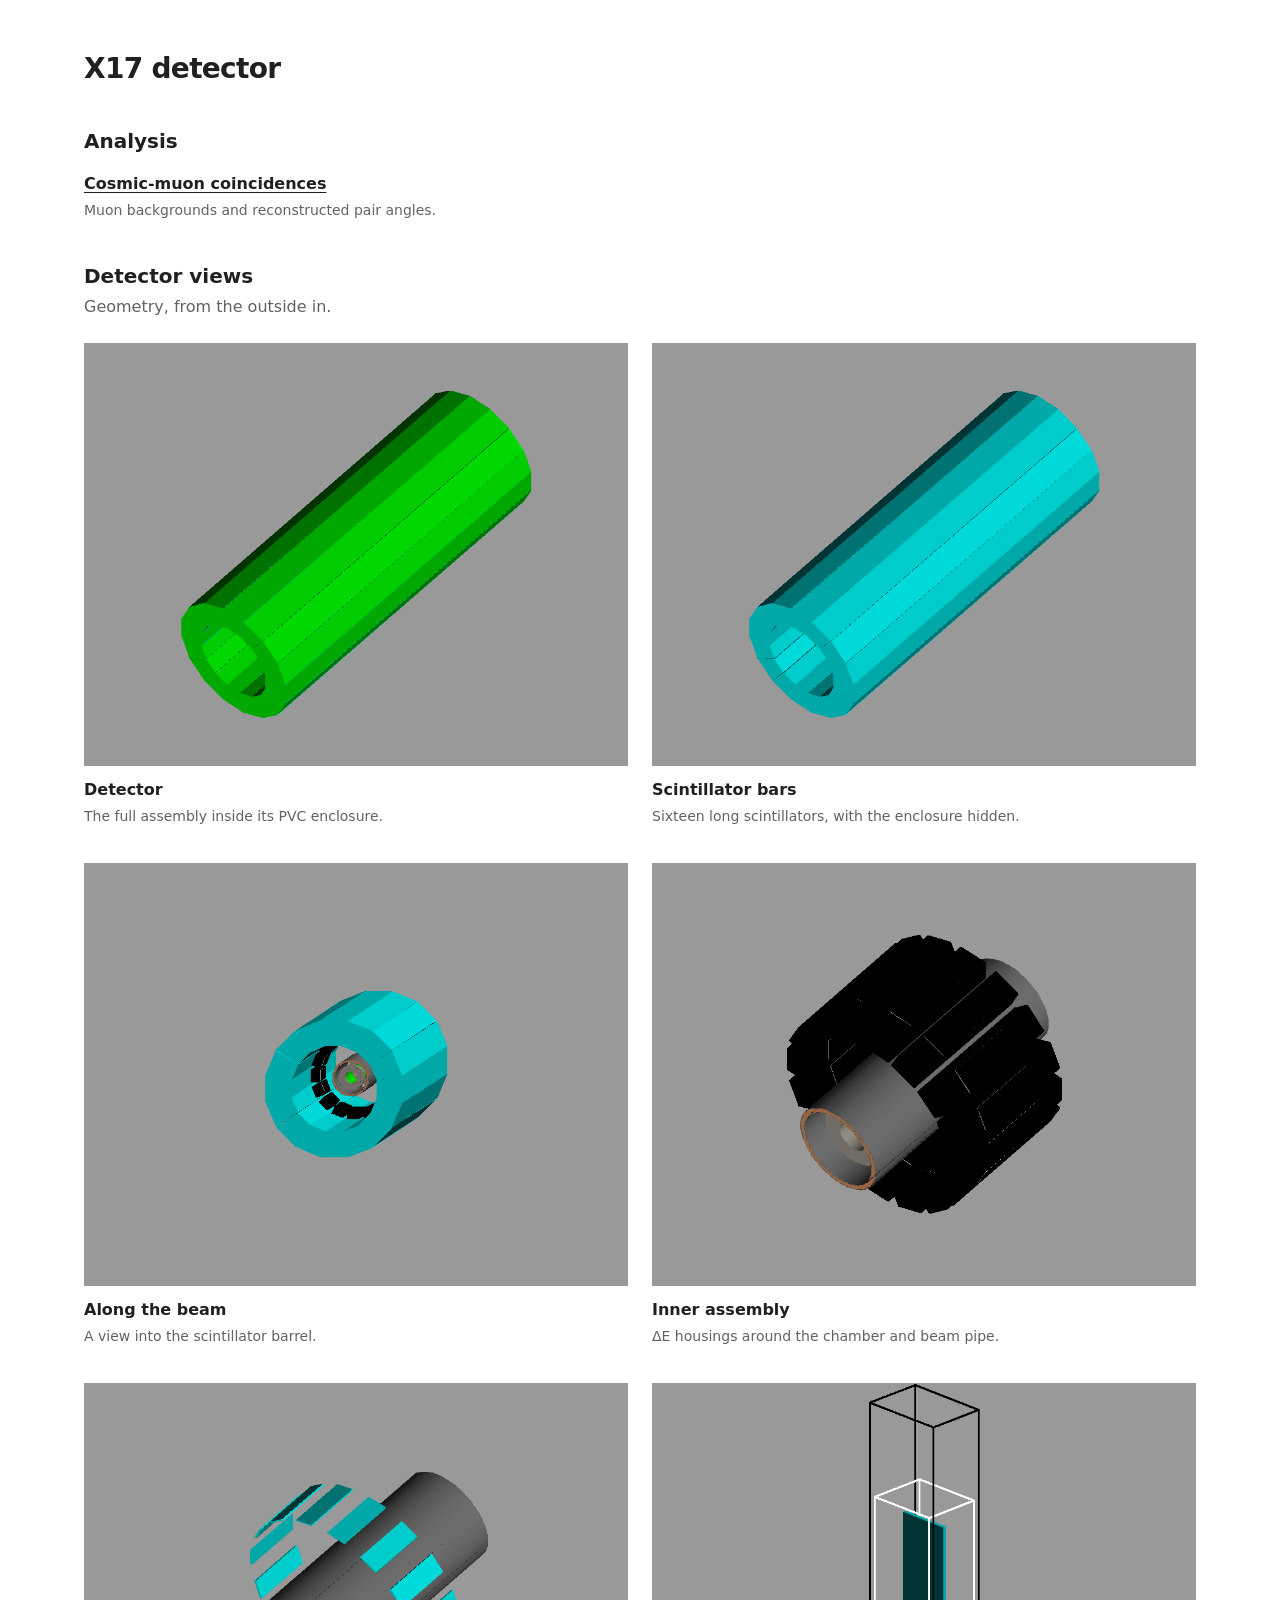
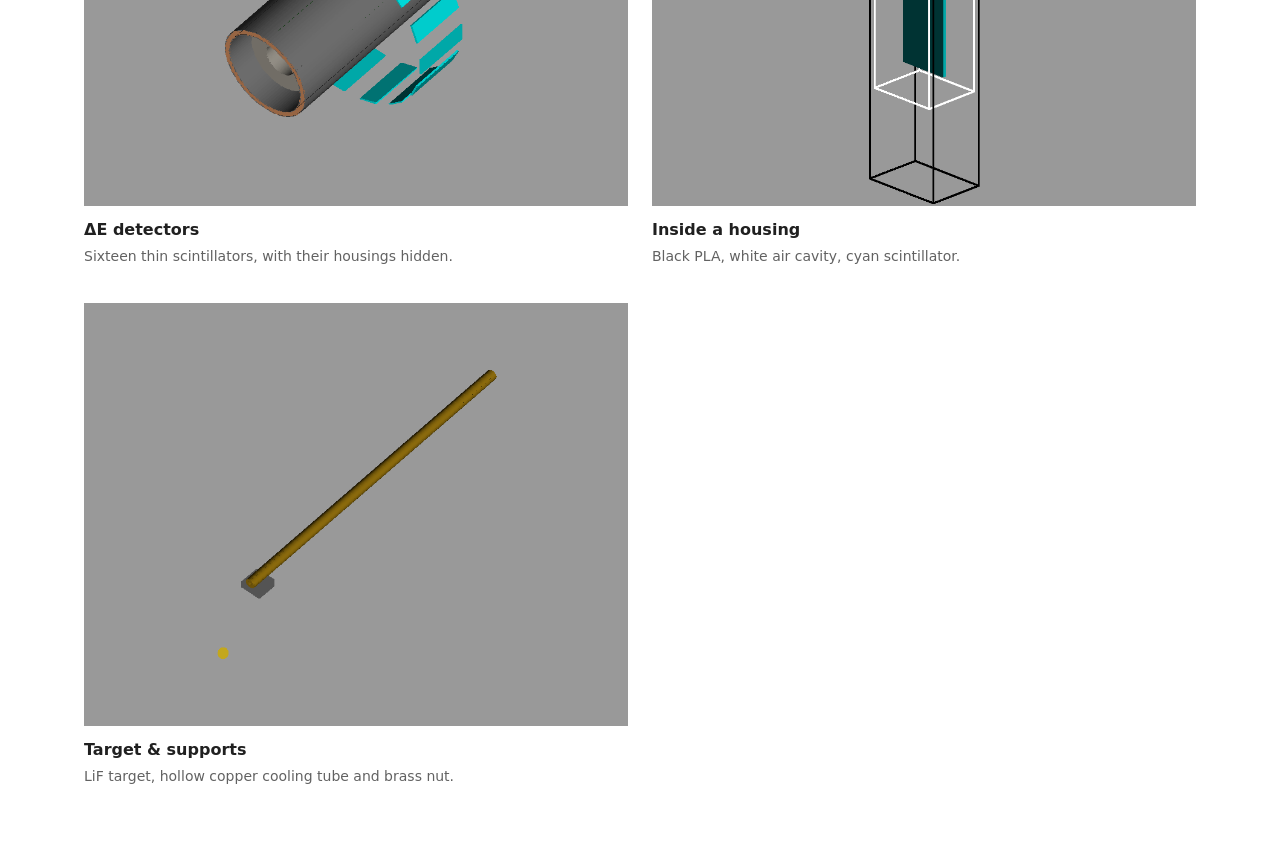
<file: docs/index.html>
<!doctype html>
<html lang="en">
<head>
  <meta charset="utf-8">
  <meta name="viewport" content="width=device-width, initial-scale=1">
  <meta name="description" content="X17 detector geometry and simulation analyses.">
  <title>X17 detector</title>
  <link rel="stylesheet" href="site/styles.css">
</head>
<body>
  <main>
    <header><h1>X17 detector</h1></header>
    <section class="analyses" aria-labelledby="analysis-title">
      <h2 id="analysis-title" class="section-title">Analysis</h2>
      <ul>
        <li><a href="site/analysis/cosmic_muons_effect.html">Cosmic-muon coincidences</a><p>Muon backgrounds and reconstructed pair angles.</p></li>
      </ul>
    </section>
    <section aria-labelledby="views-title">
    <h2 id="views-title" class="section-title">Detector views</h2>
    <p class="section-description">Geometry, from the outside in.</p>
    <div class="views">
      <figure>
        <a href="site/assets/detector/whole.png" aria-label="Open full-size view: Detector">
          <img src="site/assets/detector/whole.png" alt="Green cylindrical PVC enclosure surrounding the detector." width="900" height="700" decoding="async">
        </a>
        <figcaption><h3>Detector</h3><p>The full assembly inside its PVC enclosure.</p></figcaption>
      </figure>
      <figure>
        <a href="site/assets/detector/bars.png" aria-label="Open full-size view: Scintillator bars">
          <img src="site/assets/detector/bars.png" alt="Sixteen cyan trapezoidal scintillator bars arranged around the beam axis." width="900" height="700" decoding="async">
        </a>
        <figcaption><h3>Scintillator bars</h3><p>Sixteen long scintillators, with the enclosure hidden.</p></figcaption>
      </figure>
      <figure>
        <a href="site/assets/detector/beam_axis.png" aria-label="Open full-size view: Along the beam">
          <img src="site/assets/detector/beam_axis.png" alt="The scintillator barrel viewed nearly along the beam axis." width="900" height="700" loading="lazy" decoding="async">
        </a>
        <figcaption><h3>Along the beam</h3><p>A view into the scintillator barrel.</p></figcaption>
      </figure>
      <figure>
        <a href="site/assets/detector/central.png" aria-label="Open full-size view: Inner assembly">
          <img src="site/assets/detector/central.png" alt="Black PLA housings surrounding the cylindrical chamber and beam assembly." width="900" height="700" loading="lazy" decoding="async">
        </a>
        <figcaption><h3>Inner assembly</h3><p>ΔE housings around the chamber and beam pipe.</p></figcaption>
      </figure>
      <figure>
        <a href="site/assets/detector/delta_e.png" aria-label="Open full-size view: ΔE detectors">
          <img src="site/assets/detector/delta_e.png" alt="Sixteen cyan thin scintillators surrounding the chamber." width="900" height="700" loading="lazy" decoding="async">
        </a>
        <figcaption><h3>ΔE detectors</h3><p>Sixteen thin scintillators, with their housings hidden.</p></figcaption>
      </figure>
      <figure>
        <a href="site/assets/detector/housing.png" aria-label="Open full-size view: Inside a housing">
          <img src="site/assets/detector/housing.png" alt="A single housing and its air cavity shown as wireframes around a cyan scintillator." width="900" height="700" loading="lazy" decoding="async">
        </a>
        <figcaption><h3>Inside a housing</h3><p>Black PLA, white air cavity, cyan scintillator.</p></figcaption>
      </figure>
      <figure>
        <a href="site/assets/detector/target.png" aria-label="Open full-size view: Target &amp; supports">
          <img src="site/assets/detector/target.png" alt="Small LiF target beside its long copper cooling tube and brass nut." width="900" height="700" loading="lazy" decoding="async">
        </a>
        <figcaption><h3>Target &amp; supports</h3><p>LiF target, hollow copper cooling tube and brass nut.</p></figcaption>
      </figure>
    </div>
    </section>
  </main>
</body>
</html>
</file>
<file: docs/site/styles.css>
* { box-sizing: border-box; }
html { color-scheme: light; }
body {
  margin: 0;
  background: #fff;
  color: #202020;
  font: 16px/1.5 system-ui, -apple-system, BlinkMacSystemFont, "Segoe UI", sans-serif;
}
main { max-width: 1160px; margin: 0 auto; padding: 48px 24px 64px; }
header { margin-bottom: 36px; }
h1 { margin: 0; font-size: 28px; font-weight: 600; letter-spacing: -.025em; }
p { margin: 4px 0 0; color: #626262; }
.views { display: grid; grid-template-columns: repeat(2, minmax(0, 1fr)); gap: 36px 24px; }
figure { margin: 0; }
figure a { display: block; }
img { display: block; width: 100%; height: auto; background: #999; }
figcaption { padding-top: 12px; }
h2, h3 { margin: 0; font-size: 16px; font-weight: 600; }
figcaption p { font-size: 14px; }
a:focus-visible { outline: 3px solid #176b8a; outline-offset: 4px; }
@media (max-width: 640px) {
  main { padding: 28px 16px 40px; }
  header { margin-bottom: 24px; }
  .views { grid-template-columns: 1fr; gap: 28px; }
}

.section-title { font-size: 20px; }
.section-description { margin-bottom: 24px; }
.analyses { margin-bottom: 40px; }
.analyses ul { list-style: none; padding: 0; margin: 16px 0 0; }
.analyses a { color: inherit; font-weight: 600; text-underline-offset: 3px; }
.analyses p { font-size: 14px; }
</file>
